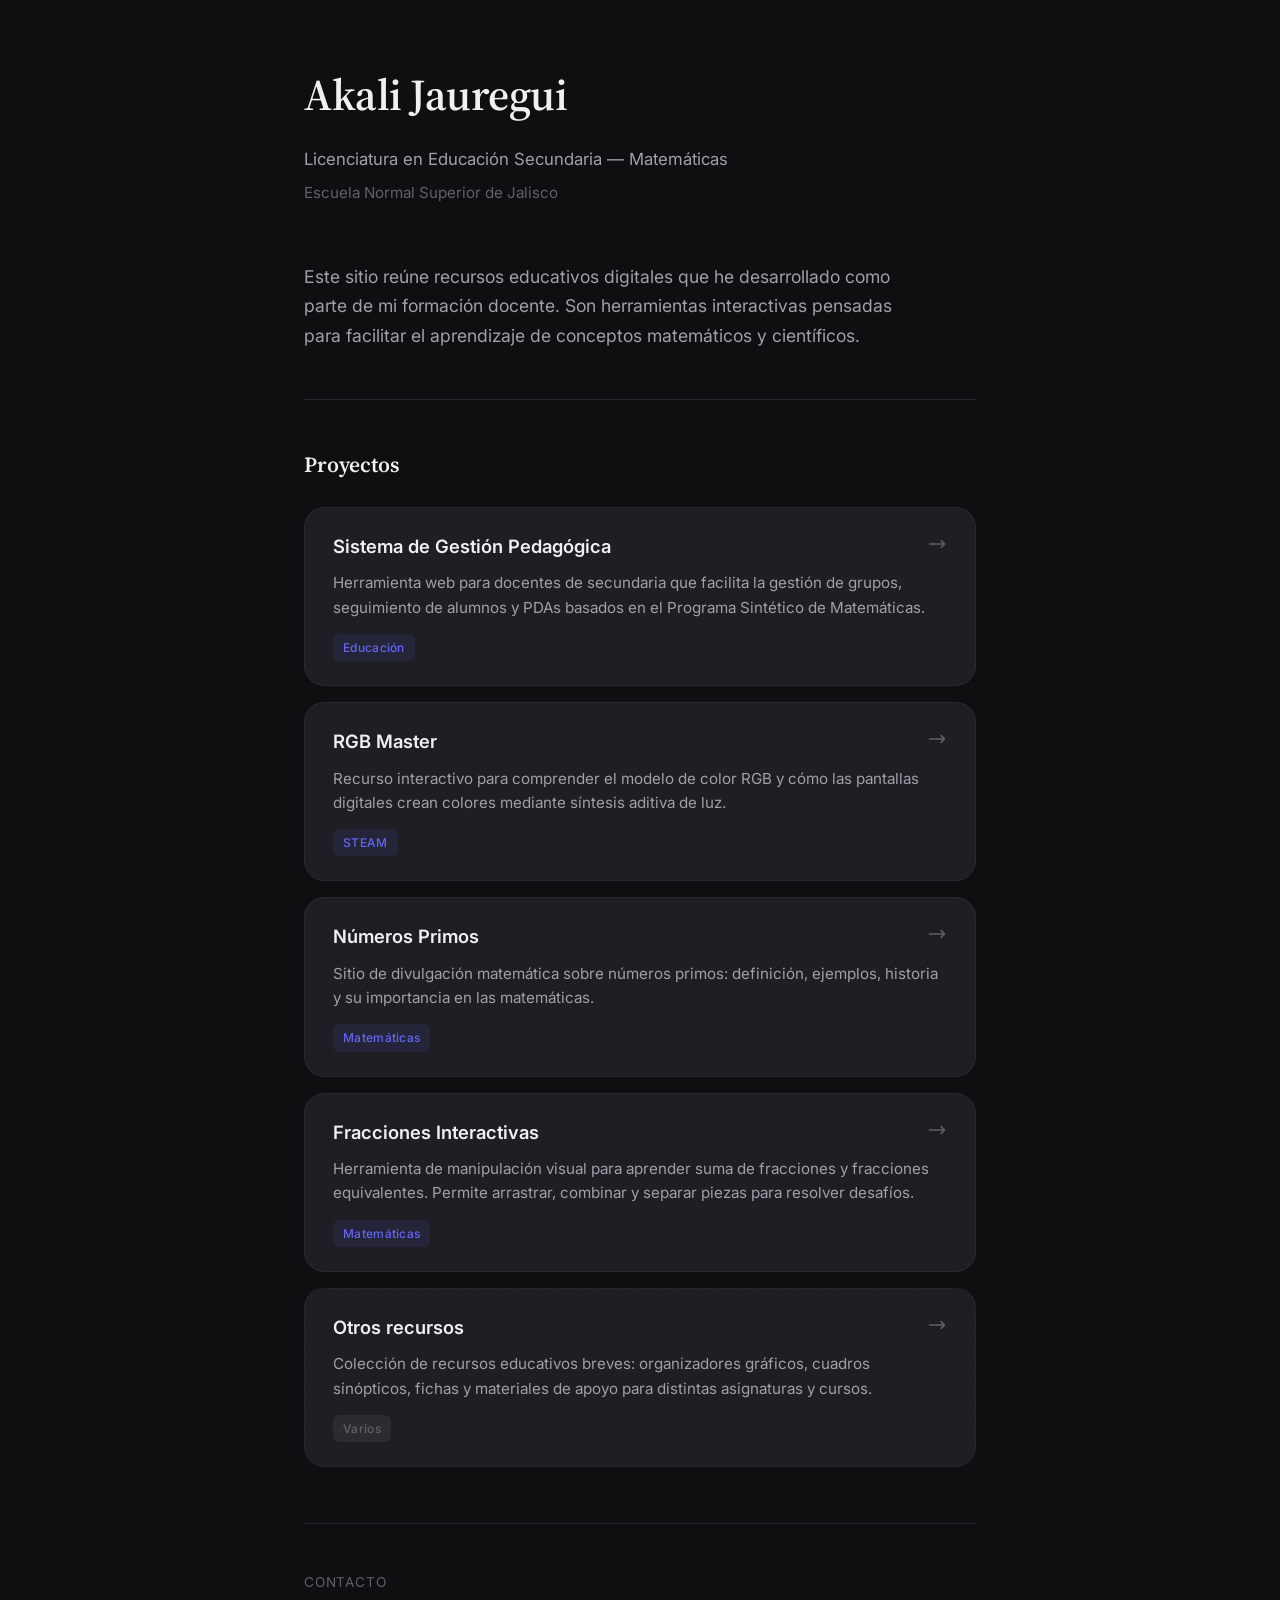
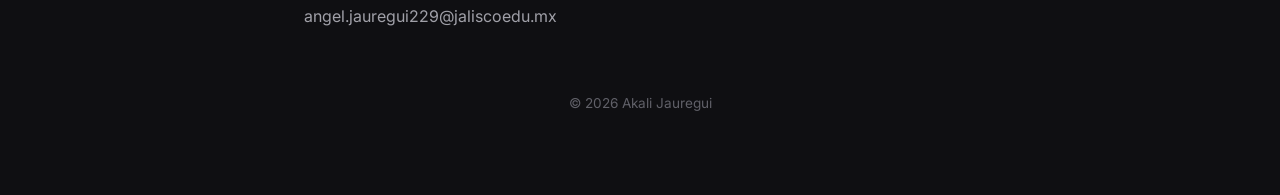
<file: index.html>
<!DOCTYPE html>
<html lang="es">
<head>
    <meta charset="UTF-8">
    <meta name="viewport" content="width=device-width, initial-scale=1.0">
    <meta name="description" content="Portafolio de recursos educativos digitales de Akali Jauregui - Licenciatura en Educación Secundaria, Matemáticas">
    <title>Akali Jauregui - Recursos Educativos</title>
    <link rel="preconnect" href="https://fonts.googleapis.com">
    <link rel="preconnect" href="https://fonts.gstatic.com" crossorigin>
    <link href="https://fonts.googleapis.com/css2?family=Source+Serif+4:opsz,wght@8..60,400;8..60,600&family=Inter:wght@400;500;600&display=swap" rel="stylesheet">
    <style>
        :root {
            --bg-primary: #0f0f12;
            --bg-secondary: #18181c;
            --bg-card: #1e1e24;
            --bg-card-hover: #26262e;
            --border-subtle: #2a2a34;
            --border-hover: #3a3a46;
            
            --text-primary: #f0f0f2;
            --text-secondary: #a0a0a8;
            --text-muted: #606068;
            
            --accent: #6366f1;
            --accent-soft: rgba(99, 102, 241, 0.1);
            
            --radius-sm: 8px;
            --radius-md: 12px;
            --radius-lg: 20px;
            
            --transition: 200ms ease;
        }

        * {
            margin: 0;
            padding: 0;
            box-sizing: border-box;
        }

        body {
            font-family: 'Inter', -apple-system, BlinkMacSystemFont, sans-serif;
            background-color: var(--bg-primary);
            color: var(--text-primary);
            line-height: 1.6;
            min-height: 100vh;
        }

        /* === LAYOUT === */
        .container {
            max-width: 720px;
            margin: 0 auto;
            padding: 60px 24px 80px;
        }

        @media (max-width: 480px) {
            .container {
                padding: 40px 20px 60px;
            }
        }

        /* === HEADER === */
        .header {
            margin-bottom: 56px;
        }

        .header-name {
            font-family: 'Source Serif 4', Georgia, serif;
            font-size: clamp(2rem, 6vw, 2.75rem);
            font-weight: 600;
            letter-spacing: -0.5px;
            margin-bottom: 16px;
            color: var(--text-primary);
        }

        .header-role {
            font-size: 1.05rem;
            color: var(--text-secondary);
            margin-bottom: 8px;
        }

        .header-institution {
            font-size: 0.95rem;
            color: var(--text-muted);
        }

        /* === INTRO === */
        .intro {
            margin-bottom: 48px;
            padding-bottom: 48px;
            border-bottom: 1px solid var(--border-subtle);
        }

        .intro-text {
            font-size: 1.1rem;
            color: var(--text-secondary);
            max-width: 600px;
            line-height: 1.7;
        }

        /* === PROYECTOS === */
        .section-title {
            font-family: 'Source Serif 4', Georgia, serif;
            font-size: 1.35rem;
            font-weight: 600;
            margin-bottom: 24px;
            color: var(--text-primary);
        }

        .projects-grid {
            display: flex;
            flex-direction: column;
            gap: 16px;
        }

        .project-card {
            display: block;
            background: var(--bg-card);
            border: 1px solid var(--border-subtle);
            border-radius: var(--radius-lg);
            padding: 24px 28px;
            text-decoration: none;
            transition: all var(--transition);
            position: relative;
        }

        .project-card:hover {
            background: var(--bg-card-hover);
            border-color: var(--border-hover);
            transform: translateY(-2px);
        }

        .project-card:focus {
            outline: none;
            border-color: var(--accent);
            box-shadow: 0 0 0 3px var(--accent-soft);
        }

        .project-header {
            display: flex;
            align-items: flex-start;
            justify-content: space-between;
            gap: 16px;
            margin-bottom: 10px;
        }

        .project-title {
            font-size: 1.15rem;
            font-weight: 600;
            color: var(--text-primary);
        }

        .project-arrow {
            color: var(--text-muted);
            transition: all var(--transition);
            flex-shrink: 0;
            margin-top: 2px;
        }

        .project-card:hover .project-arrow {
            color: var(--text-secondary);
            transform: translateX(4px);
        }

        .project-description {
            font-size: 0.95rem;
            color: var(--text-secondary);
            line-height: 1.6;
        }

        .project-tag {
            display: inline-block;
            margin-top: 14px;
            padding: 4px 10px;
            background: var(--accent-soft);
            color: var(--accent);
            font-size: 0.75rem;
            font-weight: 500;
            border-radius: 6px;
            letter-spacing: 0.3px;
        }

        /* Tarjeta "Otros" con estilo diferenciado */
        .project-card.card-otros {
            border-style: dashed;
        }

        .project-card.card-otros .project-tag {
            background: rgba(160, 160, 168, 0.1);
            color: var(--text-muted);
        }

        /* === CONTACTO === */
        .contact {
            margin-top: 56px;
            padding-top: 48px;
            border-top: 1px solid var(--border-subtle);
        }

        .contact-label {
            font-size: 0.85rem;
            color: var(--text-muted);
            text-transform: uppercase;
            letter-spacing: 0.8px;
            margin-bottom: 10px;
        }

        .contact-email {
            font-size: 1rem;
            color: var(--text-secondary);
            text-decoration: none;
            transition: color var(--transition);
        }

        .contact-email:hover {
            color: var(--text-primary);
        }

        /* === FOOTER === */
        .footer {
            margin-top: 64px;
            text-align: center;
            color: var(--text-muted);
            font-size: 0.85rem;
        }
    </style>
</head>
<body>
    <main class="container">
        <header class="header">
            <h1 class="header-name">Akali Jauregui</h1>
            <p class="header-role">Licenciatura en Educación Secundaria — Matemáticas</p>
            <p class="header-institution">Escuela Normal Superior de Jalisco</p>
        </header>

        <section class="intro">
            <p class="intro-text">
                Este sitio reúne recursos educativos digitales que he desarrollado como parte de mi formación docente. Son herramientas interactivas pensadas para facilitar el aprendizaje de conceptos matemáticos y científicos.
            </p>
        </section>

        <section class="projects">
            <h2 class="section-title">Proyectos</h2>
            <div class="projects-grid">
                <a href="https://akali045.github.io/gestion-pedagogica/" class="project-card">
                    <div class="project-header">
                        <span class="project-title">Sistema de Gestión Pedagógica</span>
                        <svg class="project-arrow" width="20" height="20" fill="none" stroke="currentColor" viewBox="0 0 24 24">
                            <path stroke-linecap="round" stroke-linejoin="round" stroke-width="2" d="M17 8l4 4m0 0l-4 4m4-4H3"/>
                        </svg>
                    </div>
                    <p class="project-description">
                        Herramienta web para docentes de secundaria que facilita la gestión de grupos, seguimiento de alumnos y PDAs basados en el Programa Sintético de Matemáticas.
                    </p>
                    <span class="project-tag">Educación</span>
                </a>

                <a href="https://akali045.github.io/RGB-Master/" class="project-card">
                    <div class="project-header">
                        <span class="project-title">RGB Master</span>
                        <svg class="project-arrow" width="20" height="20" fill="none" stroke="currentColor" viewBox="0 0 24 24">
                            <path stroke-linecap="round" stroke-linejoin="round" stroke-width="2" d="M17 8l4 4m0 0l-4 4m4-4H3"/>
                        </svg>
                    </div>
                    <p class="project-description">
                        Recurso interactivo para comprender el modelo de color RGB y cómo las pantallas digitales crean colores mediante síntesis aditiva de luz.
                    </p>
                    <span class="project-tag">STEAM</span>
                </a>

                <a href="https://akali045.github.io/Numeros-Primos/" class="project-card">
                    <div class="project-header">
                        <span class="project-title">Números Primos</span>
                        <svg class="project-arrow" width="20" height="20" fill="none" stroke="currentColor" viewBox="0 0 24 24">
                            <path stroke-linecap="round" stroke-linejoin="round" stroke-width="2" d="M17 8l4 4m0 0l-4 4m4-4H3"/>
                        </svg>
                    </div>
                    <p class="project-description">
                        Sitio de divulgación matemática sobre números primos: definición, ejemplos, historia y su importancia en las matemáticas.
                    </p>
                    <span class="project-tag">Matemáticas</span>
                </a>

                <a href="https://akali045.github.io/Fracciones-Interactivas/" class="project-card">
                    <div class="project-header">
                        <span class="project-title">Fracciones Interactivas</span>
                        <svg class="project-arrow" width="20" height="20" fill="none" stroke="currentColor" viewBox="0 0 24 24">
                            <path stroke-linecap="round" stroke-linejoin="round" stroke-width="2" d="M17 8l4 4m0 0l-4 4m4-4H3"/>
                        </svg>
                    </div>
                    <p class="project-description">
                        Herramienta de manipulación visual para aprender suma de fracciones y fracciones equivalentes. Permite arrastrar, combinar y separar piezas para resolver desafíos.
                    </p>
                    <span class="project-tag">Matemáticas</span>
                </a>

                <a href="https://akali045.github.io/otros/" class="project-card card-otros">
                    <div class="project-header">
                        <span class="project-title">Otros recursos</span>
                        <svg class="project-arrow" width="20" height="20" fill="none" stroke="currentColor" viewBox="0 0 24 24">
                            <path stroke-linecap="round" stroke-linejoin="round" stroke-width="2" d="M17 8l4 4m0 0l-4 4m4-4H3"/>
                        </svg>
                    </div>
                    <p class="project-description">
                        Colección de recursos educativos breves: organizadores gráficos, cuadros sinópticos, fichas y materiales de apoyo para distintas asignaturas y cursos.
                    </p>
                    <span class="project-tag">Varios</span>
                </a>
            </div>
        </section>

        <section class="contact">
            <p class="contact-label">Contacto</p>
            <a href="mailto:angel.jauregui229@jaliscoedu.mx" class="contact-email">
                angel.jauregui229@jaliscoedu.mx
            </a>
        </section>

        <footer class="footer">
            <p>© 2026 Akali Jauregui</p>
        </footer>
    </main>
</body>
</html>
</file>
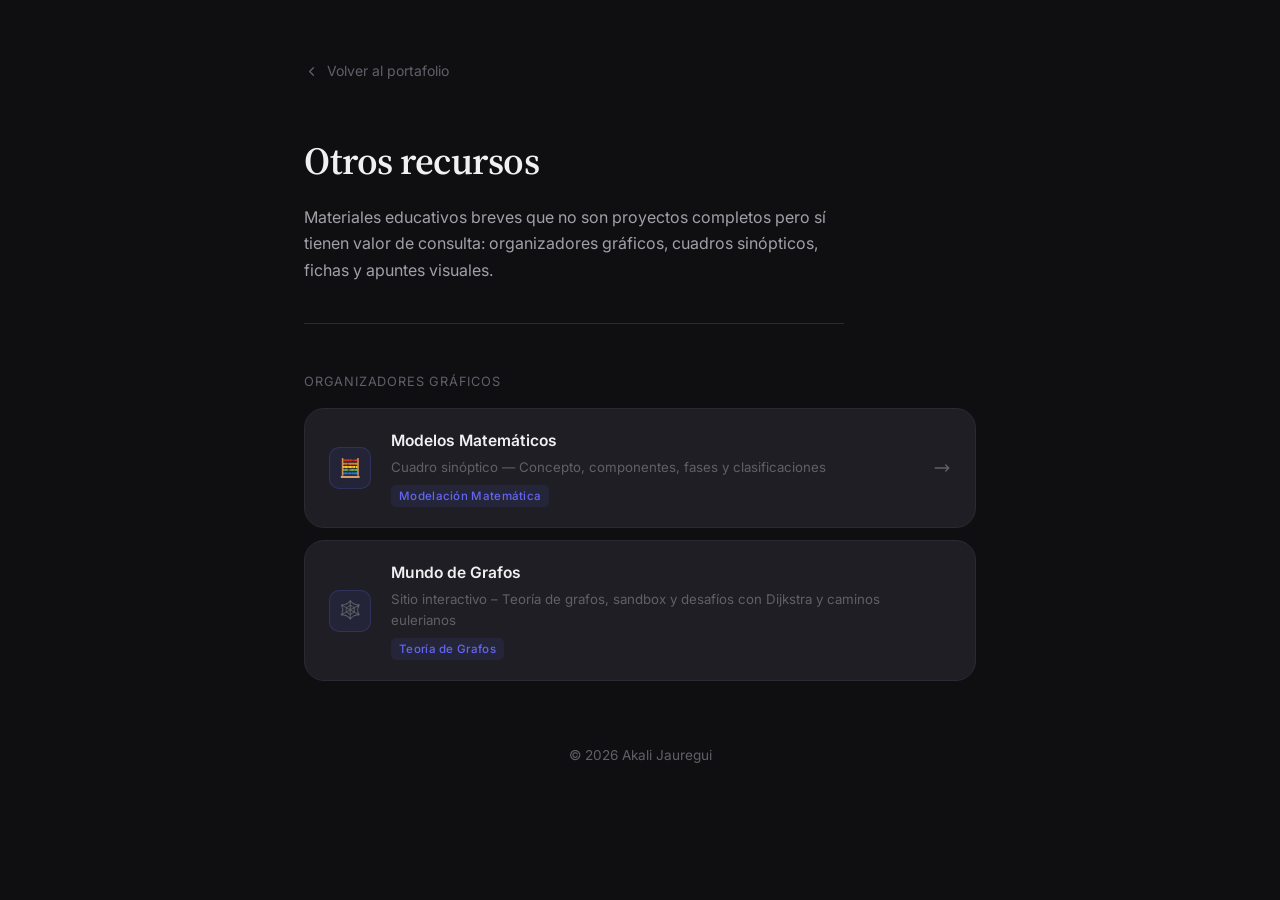
<file: otros/index.html>
<!DOCTYPE html>
<html lang="es">
<head>
    <meta charset="UTF-8">
    <meta name="viewport" content="width=device-width, initial-scale=1.0">
    <meta name="description" content="Otros recursos educativos de Akali Jauregui — organizadores gráficos, fichas y materiales de apoyo.">
    <title>Otros Recursos — Akali Jauregui</title>
    <link rel="preconnect" href="https://fonts.googleapis.com">
    <link rel="preconnect" href="https://fonts.gstatic.com" crossorigin>
    <link href="https://fonts.googleapis.com/css2?family=Source+Serif+4:opsz,wght@8..60,400;8..60,600&family=Inter:wght@400;500;600&display=swap" rel="stylesheet">
    <style>
        :root {
            --bg-primary: #0f0f12;
            --bg-secondary: #18181c;
            --bg-card: #1e1e24;
            --bg-card-hover: #26262e;
            --border-subtle: #2a2a34;
            --border-hover: #3a3a46;

            --text-primary: #f0f0f2;
            --text-secondary: #a0a0a8;
            --text-muted: #606068;

            --accent: #6366f1;
            --accent-soft: rgba(99, 102, 241, 0.1);

            --radius-lg: 20px;
            --transition: 200ms ease;
        }

        * { margin: 0; padding: 0; box-sizing: border-box; }

        body {
            font-family: 'Inter', -apple-system, BlinkMacSystemFont, sans-serif;
            background-color: var(--bg-primary);
            color: var(--text-primary);
            line-height: 1.6;
            min-height: 100vh;
        }

        .container {
            max-width: 720px;
            margin: 0 auto;
            padding: 60px 24px 80px;
        }

        @media (max-width: 480px) {
            .container { padding: 40px 20px 60px; }
        }

        /* === BACK === */
        .back-link {
            display: inline-flex;
            align-items: center;
            gap: 8px;
            font-size: 0.875rem;
            color: var(--text-muted);
            text-decoration: none;
            transition: color var(--transition);
            margin-bottom: 48px;
        }

        .back-link:hover { color: var(--text-secondary); }

        .back-link svg {
            width: 15px;
            height: 15px;
            stroke: currentColor;
            fill: none;
            stroke-width: 2;
            stroke-linecap: round;
            stroke-linejoin: round;
        }

        /* === HEADER === */
        .header { margin-bottom: 48px; }

        .header-title {
            font-family: 'Source Serif 4', Georgia, serif;
            font-size: clamp(1.75rem, 5vw, 2.4rem);
            font-weight: 600;
            letter-spacing: -0.5px;
            margin-bottom: 12px;
            color: var(--text-primary);
        }

        .header-subtitle {
            font-size: 1rem;
            color: var(--text-secondary);
            max-width: 540px;
            line-height: 1.65;
            border-bottom: 1px solid var(--border-subtle);
            padding-bottom: 40px;
        }

        /* === SECCIÓN === */
        .section-label {
            font-size: 0.8rem;
            color: var(--text-muted);
            text-transform: uppercase;
            letter-spacing: 0.8px;
            margin-bottom: 16px;
        }

        .resources-grid {
            display: flex;
            flex-direction: column;
            gap: 12px;
        }

        /* === TARJETA RECURSO === */
        .resource-card {
            display: flex;
            align-items: center;
            gap: 20px;
            background: var(--bg-card);
            border: 1px solid var(--border-subtle);
            border-radius: var(--radius-lg);
            padding: 20px 24px;
            text-decoration: none;
            transition: all var(--transition);
        }

        .resource-card:hover {
            background: var(--bg-card-hover);
            border-color: var(--border-hover);
            transform: translateY(-2px);
        }

        .resource-card:focus {
            outline: none;
            border-color: var(--accent);
            box-shadow: 0 0 0 3px var(--accent-soft);
        }

        .resource-icon {
            width: 42px;
            height: 42px;
            border-radius: 10px;
            background: var(--accent-soft);
            border: 1px solid rgba(99, 102, 241, 0.2);
            display: flex;
            align-items: center;
            justify-content: center;
            flex-shrink: 0;
            font-size: 18px;
        }

        .resource-info { flex: 1; min-width: 0; }

        .resource-title {
            font-size: 0.975rem;
            font-weight: 600;
            color: var(--text-primary);
            margin-bottom: 3px;
        }

        .resource-meta {
            font-size: 0.83rem;
            color: var(--text-muted);
        }

        .resource-tag {
            display: inline-block;
            margin-top: 6px;
            padding: 2px 8px;
            background: var(--accent-soft);
            color: var(--accent);
            font-size: 0.72rem;
            font-weight: 500;
            border-radius: 5px;
            letter-spacing: 0.3px;
        }

        .resource-arrow {
            color: var(--text-muted);
            transition: all var(--transition);
            flex-shrink: 0;
        }

        .resource-card:hover .resource-arrow {
            color: var(--text-secondary);
            transform: translateX(4px);
        }

        /* === FOOTER === */
        .footer {
            margin-top: 64px;
            text-align: center;
            color: var(--text-muted);
            font-size: 0.85rem;
        }
    </style>
</head>
<body>
    <main class="container">

        <a href="https://akali045.github.io/" class="back-link">
            <svg viewBox="0 0 24 24"><polyline points="15 18 9 12 15 6"/></svg>
            Volver al portafolio
        </a>

        <header class="header">
            <h1 class="header-title">Otros recursos</h1>
            <p class="header-subtitle">
                Materiales educativos breves que no son proyectos completos pero sí tienen valor de consulta: organizadores gráficos, cuadros sinópticos, fichas y apuntes visuales.
            </p>
        </header>

        <section>
            <p class="section-label">Organizadores gráficos</p>
            <div class="resources-grid">

                <a href="https://akali045.github.io/otros/cuadro-modelos-matematicos/" class="resource-card">
                    <div class="resource-icon">🧮</div>
                    <div class="resource-info">
                        <div class="resource-title">Modelos Matemáticos</div>
                        <div class="resource-meta">Cuadro sinóptico — Concepto, componentes, fases y clasificaciones</div>
                        <span class="resource-tag">Modelación Matemática</span>
                    </div>
                    <svg class="resource-arrow" width="18" height="18" fill="none" stroke="currentColor" viewBox="0 0 24 24">
                        <path stroke-linecap="round" stroke-linejoin="round" stroke-width="2" d="M17 8l4 4m0 0l-4 4m4-4H3"/>
                    </svg>
                </a>
                <a href="https://akali045.github.io/otros/teoria-grafos/" class="resource-card">
                    <div class="resource-icon">🕸️</div>
                    <div class="resource-info">
                        <div class="resource-title">Mundo de Grafos</div>
                        <div class="resource-meta">Sitio interactivo – Teoría de grafos, sandbox y desafíos con Dijkstra y caminos eulerianos</div>
                        <span class="resource-tag">Teoría de Grafos</span>
                    </div>
                    <svg class="resource-arrow" width="18" height="18" fill="none" stroke="currentColor" viewBox="0 0 24 24">
                        <path stroke-linecap="round" stroke-linejoin="round" stroke-width="2" d="M17 8l4m0 0l-4 4m4-4H3"/>
                    </svg>
                </a>
                
            </div>
        </section>

        <footer class="footer">
            <p>© 2026 Akali Jauregui</p>
        </footer>
    </main>
</body>
</html>
</file>
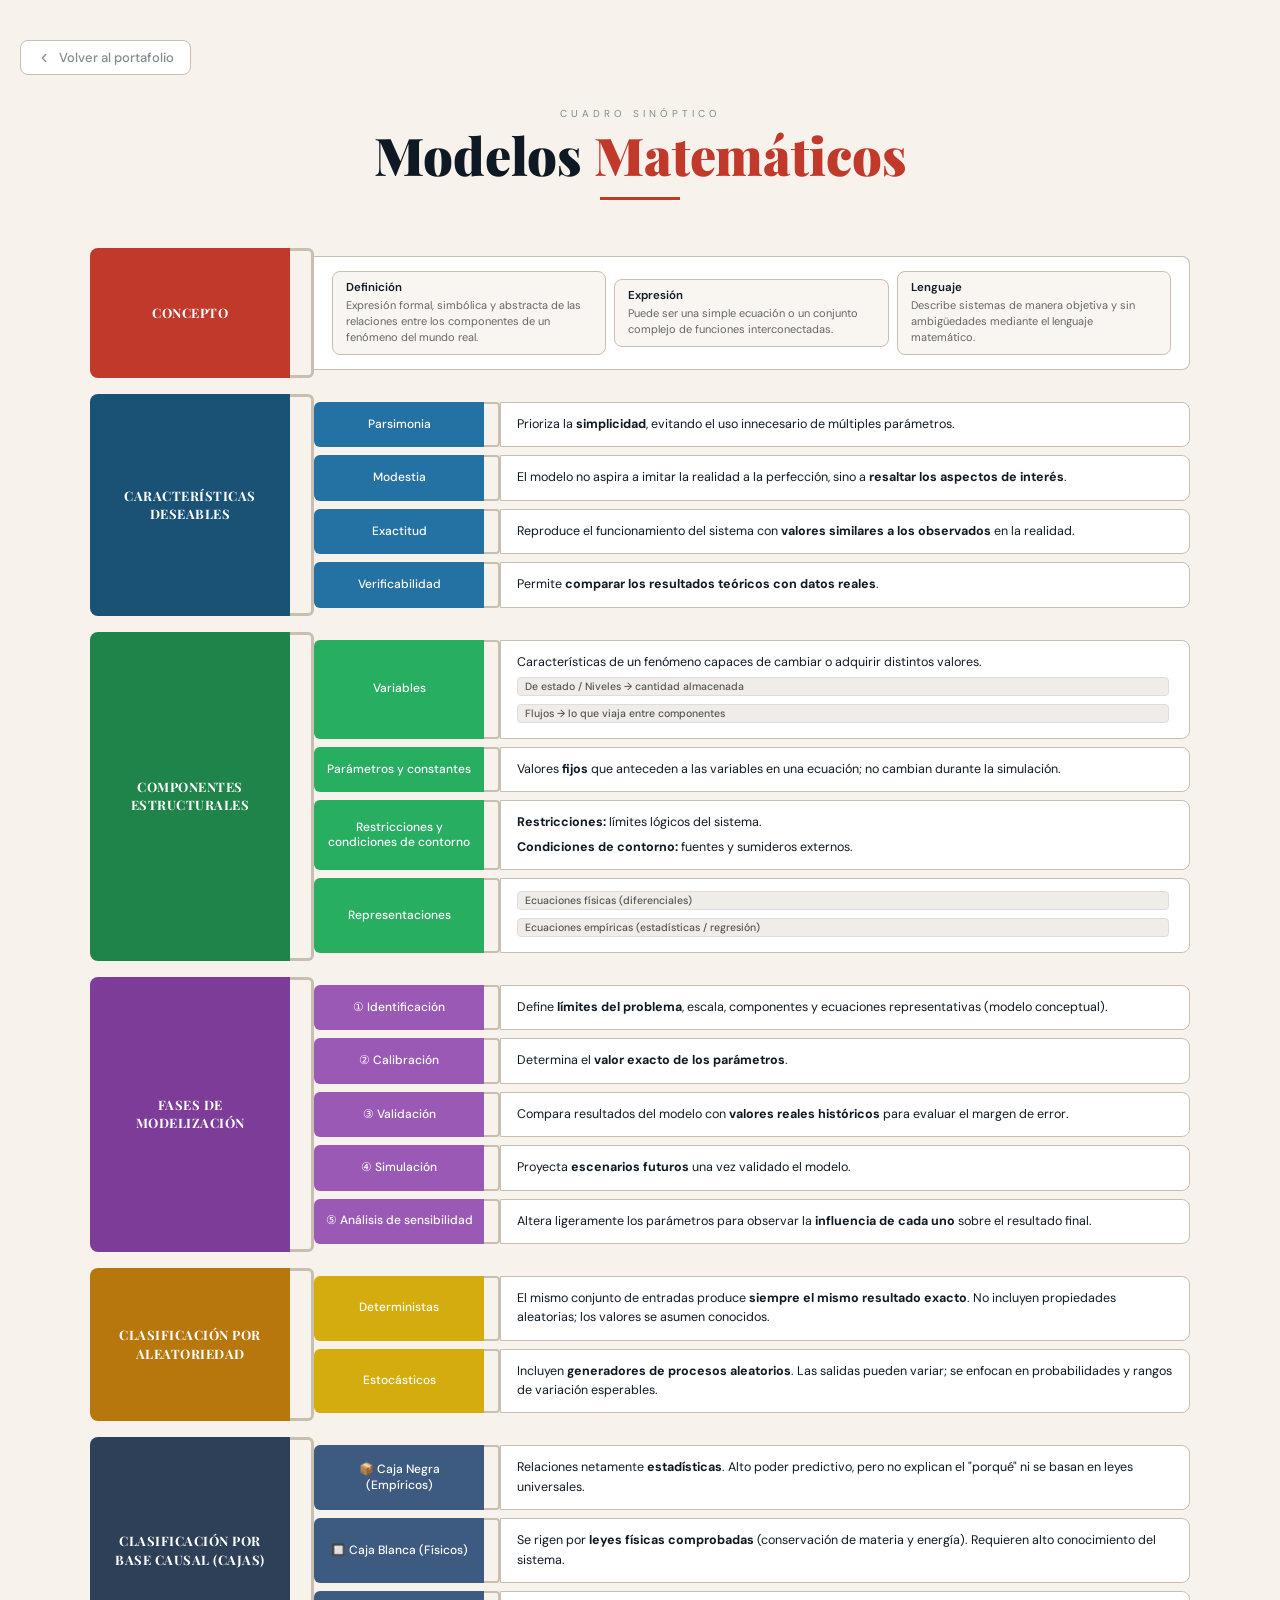
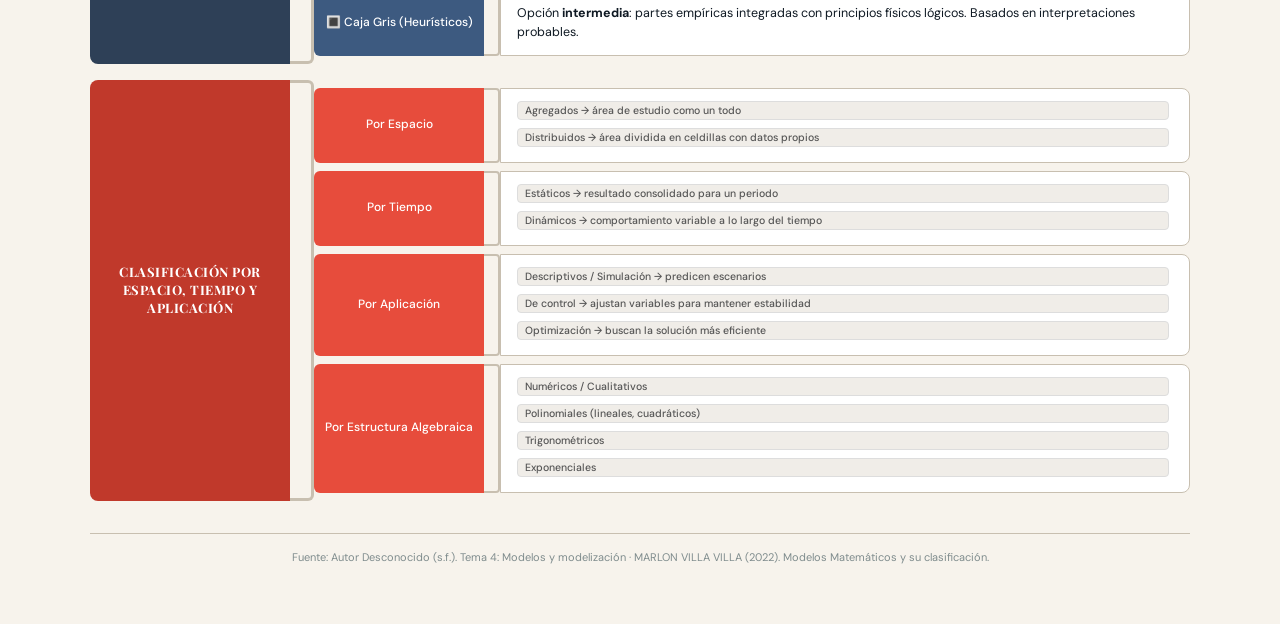
<file: otros/cuadro-modelos-matematicos/index.html>
<!DOCTYPE html>
<html lang="es">
<head>
<meta charset="UTF-8">
<meta name="viewport" content="width=device-width, initial-scale=1.0">
<title>Modelos Matemáticos — Cuadro Sinóptico</title>
<link href="https://fonts.googleapis.com/css2?family=Playfair+Display:wght@700;900&family=DM+Sans:wght@300;400;500&display=swap" rel="stylesheet">
<style>
  :root {
    --ink: #0f1923;
    --paper: #f7f3ec;
    --accent: #c0392b;
    --accent2: #1a5276;
    --accent3: #1e8449;
    --accent4: #7d3c98;
    --accent5: #b7770d;
    --line: #c8bfb0;
    --branch: #7f8c8d;
  }

  * { margin: 0; padding: 0; box-sizing: border-box; }

  body {
    background: var(--paper);
    font-family: 'DM Sans', sans-serif;
    color: var(--ink);
    padding: 40px 20px 60px;
    min-height: 100vh;
  }

  /* HEADER */
  .header {
    text-align: center;
    margin-bottom: 48px;
    animation: fadeDown 0.7s ease both;
  }

  .header-label {
    font-size: 10px;
    letter-spacing: 4px;
    text-transform: uppercase;
    color: var(--branch);
    margin-bottom: 6px;
  }

  .header h1 {
    font-family: 'Playfair Display', serif;
    font-size: clamp(28px, 5vw, 52px);
    font-weight: 900;
    color: var(--ink);
    line-height: 1.1;
  }

  .header h1 span {
    color: var(--accent);
  }

  .header-line {
    width: 80px;
    height: 3px;
    background: var(--accent);
    margin: 14px auto 0;
  }

  /* SINOPTIC WRAPPER */
  .sinoptic {
    max-width: 1100px;
    margin: 0 auto;
    display: flex;
    flex-direction: column;
    gap: 16px;
  }

  /* SECTION BLOCK */
  .section {
    display: flex;
    align-items: stretch;
    gap: 0;
    animation: fadeIn 0.6s ease both;
  }

  .section:nth-child(1) { animation-delay: 0.1s; }
  .section:nth-child(2) { animation-delay: 0.2s; }
  .section:nth-child(3) { animation-delay: 0.3s; }
  .section:nth-child(4) { animation-delay: 0.4s; }
  .section:nth-child(5) { animation-delay: 0.5s; }
  .section:nth-child(6) { animation-delay: 0.6s; }
  .section:nth-child(7) { animation-delay: 0.7s; }

  /* SECTION TITLE */
  .sec-title {
    min-width: 200px;
    max-width: 200px;
    display: flex;
    align-items: center;
    justify-content: center;
    padding: 18px 16px;
    border-radius: 8px 0 0 8px;
    position: relative;
    text-align: center;
  }

  .sec-title h2 {
    font-family: 'Playfair Display', serif;
    font-size: 13px;
    font-weight: 700;
    color: #fff;
    line-height: 1.4;
    text-transform: uppercase;
    letter-spacing: 0.5px;
  }

  /* COLOR THEMES */
  .c1 .sec-title { background: var(--accent); }
  .c2 .sec-title { background: var(--accent2); }
  .c3 .sec-title { background: var(--accent3); }
  .c4 .sec-title { background: var(--accent4); }
  .c5 .sec-title { background: var(--accent5); }
  .c6 .sec-title { background: #2e4057; }
  .c7 .sec-title { background: #c0392b; }

  /* BRACKET connector */
  .bracket {
    width: 24px;
    display: flex;
    flex-direction: column;
    justify-content: stretch;
    flex-shrink: 0;
  }

  .bracket-line {
    flex: 1;
    border-right: 3px solid var(--line);
    border-top: 3px solid var(--line);
    border-bottom: 3px solid var(--line);
    border-radius: 0 6px 6px 0;
  }

  /* ITEMS AREA */
  .items {
    flex: 1;
    display: flex;
    flex-direction: column;
    gap: 8px;
    padding: 8px 0;
  }

  .item {
    display: flex;
    align-items: stretch;
    gap: 0;
  }

  /* ITEM LABEL */
  .item-label {
    min-width: 170px;
    max-width: 170px;
    display: flex;
    align-items: center;
    justify-content: center;
    padding: 12px 10px;
    font-size: 12px;
    font-weight: 500;
    color: #fff;
    text-align: center;
    line-height: 1.3;
    border-radius: 6px 0 0 6px;
  }

  .c1 .item-label { background: #e74c3c; }
  .c2 .item-label { background: #2471a3; }
  .c3 .item-label { background: #27ae60; }
  .c4 .item-label { background: #9b59b6; }
  .c5 .item-label { background: #d4ac0d; }
  .c6 .item-label { background: #3d5a80; }
  .c7 .item-label { background: #e74c3c; }

  /* Sub-bracket */
  .sub-bracket {
    width: 16px;
    flex-shrink: 0;
  }

  .sub-bracket-line {
    height: 100%;
    border-right: 2px solid var(--line);
    border-top: 2px solid var(--line);
    border-bottom: 2px solid var(--line);
    border-radius: 0 4px 4px 0;
  }

  /* CONTENT BOX */
  .content-box {
    flex: 1;
    background: #fff;
    border: 1.5px solid var(--line);
    border-radius: 0 8px 8px 0;
    padding: 12px 16px;
    display: flex;
    flex-direction: column;
    gap: 5px;
    justify-content: center;
  }

  .content-box p {
    font-size: 12.5px;
    color: var(--ink);
    line-height: 1.55;
  }

  .content-box .tag {
    display: inline-block;
    font-size: 10.5px;
    font-weight: 500;
    background: #f0ede8;
    border-radius: 4px;
    padding: 2px 7px;
    margin-right: 4px;
    margin-bottom: 3px;
    color: #555;
    border: 1px solid #ddd;
  }

  .content-box .definition {
    font-size: 12px;
    color: #5a5a5a;
    font-style: italic;
    border-left: 3px solid var(--line);
    padding-left: 10px;
    margin-top: 4px;
  }

  /* Simpler single-level sections */
  .simple-content {
    flex: 1;
    background: #fff;
    border: 1.5px solid var(--line);
    border-left: none;
    border-radius: 0 8px 8px 0;
    padding: 14px 18px;
    display: flex;
    flex-wrap: wrap;
    gap: 8px;
    align-items: center;
  }

  .chip {
    display: inline-flex;
    flex-direction: column;
    background: #f9f6f1;
    border: 1.5px solid var(--line);
    border-radius: 8px;
    padding: 8px 13px;
    min-width: 130px;
    flex: 1;
  }

  .chip-title {
    font-size: 11.5px;
    font-weight: 600;
    color: var(--ink);
    margin-bottom: 3px;
  }

  .chip-desc {
    font-size: 11px;
    color: #666;
    line-height: 1.45;
  }

  /* BACK BUTTON */
  .back-btn {
    display: inline-flex;
    align-items: center;
    gap: 8px;
    font-family: 'DM Sans', sans-serif;
    font-size: 13px;
    font-weight: 500;
    color: var(--branch);
    text-decoration: none;
    border: 1.5px solid var(--line);
    border-radius: 8px;
    padding: 8px 16px;
    background: #fff;
    transition: all 0.2s ease;
    margin-bottom: 32px;
  }

  .back-btn:hover {
    color: var(--accent);
    border-color: var(--accent);
    background: #fff5f4;
  }

  .back-btn svg {
    width: 14px;
    height: 14px;
    stroke: currentColor;
    fill: none;
    stroke-width: 2;
    stroke-linecap: round;
    stroke-linejoin: round;
    flex-shrink: 0;
  }

  /* FOOTER */
  .footer {
    max-width: 1100px;
    margin: 32px auto 0;
    text-align: center;
    font-size: 11px;
    color: var(--branch);
    border-top: 1px solid var(--line);
    padding-top: 16px;
  }

  /* ANIMATIONS */
  @keyframes fadeDown {
    from { opacity: 0; transform: translateY(-20px); }
    to { opacity: 1; transform: translateY(0); }
  }

  @keyframes fadeIn {
    from { opacity: 0; transform: translateX(-12px); }
    to { opacity: 1; transform: translateX(0); }
  }

  /* RESPONSIVE */
  @media (max-width: 700px) {
    .sec-title { min-width: 120px; max-width: 120px; }
    .item-label { min-width: 110px; max-width: 110px; }
    .sec-title h2 { font-size: 11px; }
    .item-label { font-size: 11px; }
  }
</style>
</head>
<body>

<a href="https://akali045.github.io/" class="back-btn">
  <svg viewBox="0 0 24 24"><polyline points="15 18 9 12 15 6"/></svg>
  Volver al portafolio
</a>

<div class="header">
  <div class="header-label">Cuadro Sinóptico</div>
  <h1>Modelos <span>Matemáticos</span></h1>
  <div class="header-line"></div>
</div>

<div class="sinoptic">

  <!-- 1. CONCEPTO -->
  <div class="section c1">
    <div class="sec-title"><h2>Concepto</h2></div>
    <div class="bracket"><div class="bracket-line"></div></div>
    <div class="items">
      <div class="item">
        <div class="simple-content">
          <div class="chip">
            <span class="chip-title">Definición</span>
            <span class="chip-desc">Expresión formal, simbólica y abstracta de las relaciones entre los componentes de un fenómeno del mundo real.</span>
          </div>
          <div class="chip">
            <span class="chip-title">Expresión</span>
            <span class="chip-desc">Puede ser una simple ecuación o un conjunto complejo de funciones interconectadas.</span>
          </div>
          <div class="chip">
            <span class="chip-title">Lenguaje</span>
            <span class="chip-desc">Describe sistemas de manera objetiva y sin ambigüedades mediante el lenguaje matemático.</span>
          </div>
        </div>
      </div>
    </div>
  </div>

  <!-- 2. CARACTERÍSTICAS -->
  <div class="section c2">
    <div class="sec-title"><h2>Características Deseables</h2></div>
    <div class="bracket"><div class="bracket-line"></div></div>
    <div class="items">
      <div class="item">
        <div class="item-label">Parsimonia</div>
        <div class="sub-bracket"><div class="sub-bracket-line"></div></div>
        <div class="content-box"><p>Prioriza la <strong>simplicidad</strong>, evitando el uso innecesario de múltiples parámetros.</p></div>
      </div>
      <div class="item">
        <div class="item-label">Modestia</div>
        <div class="sub-bracket"><div class="sub-bracket-line"></div></div>
        <div class="content-box"><p>El modelo no aspira a imitar la realidad a la perfección, sino a <strong>resaltar los aspectos de interés</strong>.</p></div>
      </div>
      <div class="item">
        <div class="item-label">Exactitud</div>
        <div class="sub-bracket"><div class="sub-bracket-line"></div></div>
        <div class="content-box"><p>Reproduce el funcionamiento del sistema con <strong>valores similares a los observados</strong> en la realidad.</p></div>
      </div>
      <div class="item">
        <div class="item-label">Verificabilidad</div>
        <div class="sub-bracket"><div class="sub-bracket-line"></div></div>
        <div class="content-box"><p>Permite <strong>comparar los resultados teóricos con datos reales</strong>.</p></div>
      </div>
    </div>
  </div>

  <!-- 3. COMPONENTES -->
  <div class="section c3">
    <div class="sec-title"><h2>Componentes Estructurales</h2></div>
    <div class="bracket"><div class="bracket-line"></div></div>
    <div class="items">
      <div class="item">
        <div class="item-label">Variables</div>
        <div class="sub-bracket"><div class="sub-bracket-line"></div></div>
        <div class="content-box">
          <p>Características de un fenómeno capaces de cambiar o adquirir distintos valores.</p>
          <span class="tag">De estado / Niveles → cantidad almacenada</span>
          <span class="tag">Flujos → lo que viaja entre componentes</span>
        </div>
      </div>
      <div class="item">
        <div class="item-label">Parámetros y constantes</div>
        <div class="sub-bracket"><div class="sub-bracket-line"></div></div>
        <div class="content-box"><p>Valores <strong>fijos</strong> que anteceden a las variables en una ecuación; no cambian durante la simulación.</p></div>
      </div>
      <div class="item">
        <div class="item-label">Restricciones y condiciones de contorno</div>
        <div class="sub-bracket"><div class="sub-bracket-line"></div></div>
        <div class="content-box">
          <p><strong>Restricciones:</strong> límites lógicos del sistema.</p>
          <p><strong>Condiciones de contorno:</strong> fuentes y sumideros externos.</p>
        </div>
      </div>
      <div class="item">
        <div class="item-label">Representaciones</div>
        <div class="sub-bracket"><div class="sub-bracket-line"></div></div>
        <div class="content-box">
          <span class="tag">Ecuaciones físicas (diferenciales)</span>
          <span class="tag">Ecuaciones empíricas (estadísticas / regresión)</span>
        </div>
      </div>
    </div>
  </div>

  <!-- 4. FASES -->
  <div class="section c4">
    <div class="sec-title"><h2>Fases de Modelización</h2></div>
    <div class="bracket"><div class="bracket-line"></div></div>
    <div class="items">
      <div class="item">
        <div class="item-label">① Identificación</div>
        <div class="sub-bracket"><div class="sub-bracket-line"></div></div>
        <div class="content-box"><p>Define <strong>límites del problema</strong>, escala, componentes y ecuaciones representativas (modelo conceptual).</p></div>
      </div>
      <div class="item">
        <div class="item-label">② Calibración</div>
        <div class="sub-bracket"><div class="sub-bracket-line"></div></div>
        <div class="content-box"><p>Determina el <strong>valor exacto de los parámetros</strong>.</p></div>
      </div>
      <div class="item">
        <div class="item-label">③ Validación</div>
        <div class="sub-bracket"><div class="sub-bracket-line"></div></div>
        <div class="content-box"><p>Compara resultados del modelo con <strong>valores reales históricos</strong> para evaluar el margen de error.</p></div>
      </div>
      <div class="item">
        <div class="item-label">④ Simulación</div>
        <div class="sub-bracket"><div class="sub-bracket-line"></div></div>
        <div class="content-box"><p>Proyecta <strong>escenarios futuros</strong> una vez validado el modelo.</p></div>
      </div>
      <div class="item">
        <div class="item-label">⑤ Análisis de sensibilidad</div>
        <div class="sub-bracket"><div class="sub-bracket-line"></div></div>
        <div class="content-box"><p>Altera ligeramente los parámetros para observar la <strong>influencia de cada uno</strong> sobre el resultado final.</p></div>
      </div>
    </div>
  </div>

  <!-- 5. CLASIFICACIÓN ALEATORIEDAD -->
  <div class="section c5">
    <div class="sec-title"><h2>Clasificación por Aleatoriedad</h2></div>
    <div class="bracket"><div class="bracket-line"></div></div>
    <div class="items">
      <div class="item">
        <div class="item-label">Deterministas</div>
        <div class="sub-bracket"><div class="sub-bracket-line"></div></div>
        <div class="content-box"><p>El mismo conjunto de entradas produce <strong>siempre el mismo resultado exacto</strong>. No incluyen propiedades aleatorias; los valores se asumen conocidos.</p></div>
      </div>
      <div class="item">
        <div class="item-label">Estocásticos</div>
        <div class="sub-bracket"><div class="sub-bracket-line"></div></div>
        <div class="content-box"><p>Incluyen <strong>generadores de procesos aleatorios</strong>. Las salidas pueden variar; se enfocan en probabilidades y rangos de variación esperables.</p></div>
      </div>
    </div>
  </div>

  <!-- 6. CLASIFICACIÓN CAUSAL -->
  <div class="section c6">
    <div class="sec-title"><h2>Clasificación por Base Causal (Cajas)</h2></div>
    <div class="bracket"><div class="bracket-line"></div></div>
    <div class="items">
      <div class="item">
        <div class="item-label">📦 Caja Negra (Empíricos)</div>
        <div class="sub-bracket"><div class="sub-bracket-line"></div></div>
        <div class="content-box"><p>Relaciones netamente <strong>estadísticas</strong>. Alto poder predictivo, pero no explican el "porqué" ni se basan en leyes universales.</p></div>
      </div>
      <div class="item">
        <div class="item-label">🔲 Caja Blanca (Físicos)</div>
        <div class="sub-bracket"><div class="sub-bracket-line"></div></div>
        <div class="content-box"><p>Se rigen por <strong>leyes físicas comprobadas</strong> (conservación de materia y energía). Requieren alto conocimiento del sistema.</p></div>
      </div>
      <div class="item">
        <div class="item-label">🔳 Caja Gris (Heurísticos)</div>
        <div class="sub-bracket"><div class="sub-bracket-line"></div></div>
        <div class="content-box"><p>Opción <strong>intermedia</strong>: partes empíricas integradas con principios físicos lógicos. Basados en interpretaciones probables.</p></div>
      </div>
    </div>
  </div>

  <!-- 7. CLASIFICACIÓN ESPACIO-TIEMPO Y APLICACIÓN -->
  <div class="section c7">
    <div class="sec-title"><h2>Clasificación por Espacio, Tiempo y Aplicación</h2></div>
    <div class="bracket"><div class="bracket-line"></div></div>
    <div class="items">
      <div class="item">
        <div class="item-label">Por Espacio</div>
        <div class="sub-bracket"><div class="sub-bracket-line"></div></div>
        <div class="content-box">
          <span class="tag">Agregados → área de estudio como un todo</span>
          <span class="tag">Distribuidos → área dividida en celdillas con datos propios</span>
        </div>
      </div>
      <div class="item">
        <div class="item-label">Por Tiempo</div>
        <div class="sub-bracket"><div class="sub-bracket-line"></div></div>
        <div class="content-box">
          <span class="tag">Estáticos → resultado consolidado para un periodo</span>
          <span class="tag">Dinámicos → comportamiento variable a lo largo del tiempo</span>
        </div>
      </div>
      <div class="item">
        <div class="item-label">Por Aplicación</div>
        <div class="sub-bracket"><div class="sub-bracket-line"></div></div>
        <div class="content-box">
          <span class="tag">Descriptivos / Simulación → predicen escenarios</span>
          <span class="tag">De control → ajustan variables para mantener estabilidad</span>
          <span class="tag">Optimización → buscan la solución más eficiente</span>
        </div>
      </div>
      <div class="item">
        <div class="item-label">Por Estructura Algebraica</div>
        <div class="sub-bracket"><div class="sub-bracket-line"></div></div>
        <div class="content-box">
          <span class="tag">Numéricos / Cualitativos</span>
          <span class="tag">Polinomiales (lineales, cuadráticos)</span>
          <span class="tag">Trigonométricos</span>
          <span class="tag">Exponenciales</span>
        </div>
      </div>
    </div>
  </div>

</div>

<div class="footer">
  Fuente: Autor Desconocido (s.f.). Tema 4: Modelos y modelización · MARLON VILLA VILLA (2022). Modelos Matemáticos y su clasificación.
</div>

</body>
</html>
</file>
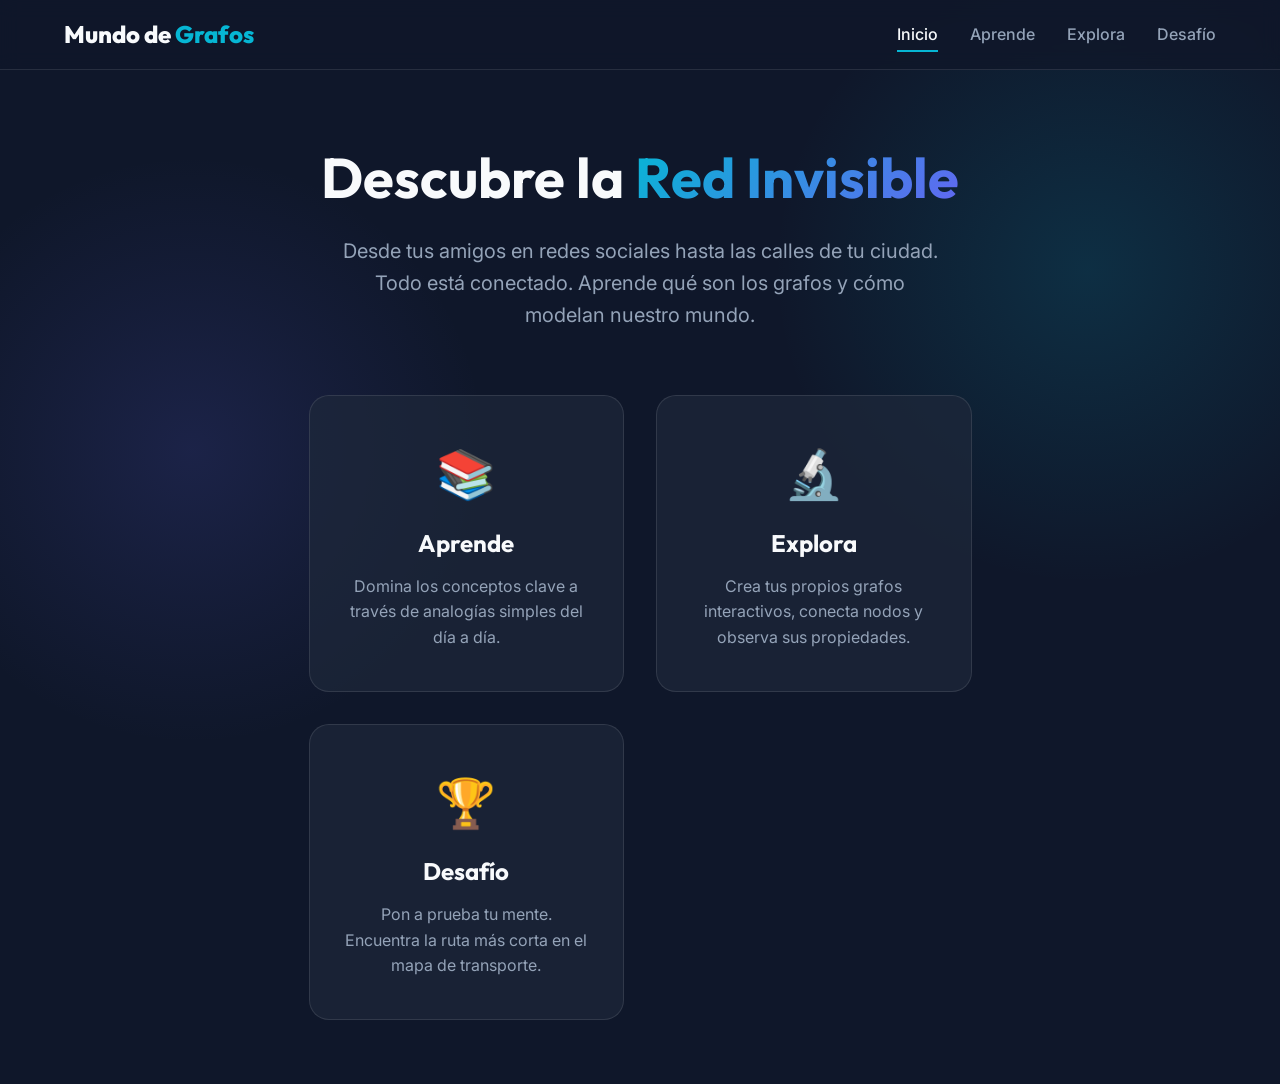
<file: otros/teoria-grafos/index.html>
<!DOCTYPE html>
<html lang="es">
<head>
    <meta charset="UTF-8">
    <meta name="viewport" content="width=device-width, initial-scale=1.0">
    <title>Mundo de Grafos | Aprende, Explora, Desafía</title>
    <!-- Fuentes: Inter para texto general, Outfit para títulos -->
    <link rel="preconnect" href="https://fonts.googleapis.com">
    <link rel="preconnect" href="https://fonts.gstatic.com" crossorigin>
    <link href="https://fonts.googleapis.com/css2?family=Inter:wght@400;500;600&family=Outfit:wght@500;700;800&display=swap" rel="stylesheet">
    
    <!-- Estilos -->
    <link rel="stylesheet" href="css/base.css">
    <link rel="stylesheet" href="css/components.css">
    <link rel="stylesheet" href="css/animations.css">
</head>
<body>
    <div class="app-container">
        <!-- Navegación principal -->
        <nav class="glass-nav">
            <div class="logo">Mundo de <span>Grafos</span></div>
            <ul class="nav-links">
                <li><a href="#inicio" class="active" data-section="inicio">Inicio</a></li>
                <li><a href="#aprende" data-section="aprende">Aprende</a></li>
                <li><a href="#explora" data-section="explora">Explora</a></li>
                <li><a href="#desafio" data-section="desafio">Desafío</a></li>
            </ul>
        </nav>

        <main id="main-content">
            <!-- Sección: Inicio / Hero -->
            <section id="inicio" class="section-view active">
                <div class="hero-content">
                    <h1>Descubre la <span class="text-gradient">Red Invisible</span></h1>
                    <p class="subtitle">Desde tus amigos en redes sociales hasta las calles de tu ciudad. Todo está conectado. Aprende qué son los grafos y cómo modelan nuestro mundo.</p>
                    
                    <div class="cards-container">
                        <div class="hero-card" onclick="document.querySelector('[data-section=\'aprende\']').click()">
                            <div class="card-icon">📚</div>
                            <h3>Aprende</h3>
                            <p>Domina los conceptos clave a través de analogías simples del día a día.</p>
                        </div>
                        <div class="hero-card" onclick="document.querySelector('[data-section=\'explora\']').click()">
                            <div class="card-icon">🔬</div>
                            <h3>Explora</h3>
                            <p>Crea tus propios grafos interactivos, conecta nodos y observa sus propiedades.</p>
                        </div>
                        <div class="hero-card" onclick="document.querySelector('[data-section=\'desafio\']').click()">
                            <div class="card-icon">🏆</div>
                            <h3>Desafío</h3>
                            <p>Pon a prueba tu mente. Encuentra la ruta más corta en el mapa de transporte.</p>
                        </div>
                    </div>
                </div>
            </section>

            <!-- Sección: Aprende -->
            <section id="aprende" class="section-view hidden">
                <div class="content-wrapper">
                    <h2>Los Bloques de Construcción</h2>
                    <p class="intro-text">La teoría de grafos suena complicada, pero en realidad es la forma matemática de dibujar conexiones.</p>
                    
                    <div class="concept-grid">
                        <div class="concept-card">
                            <h3>1. Vértices y Aristas (Las Ciudades y Carreteras)</h3>
                            <p>En la teoría de grafos, las "ciudades" se llaman formalmente <strong>Vértices</strong> (o nodos), y las "carreteras" que las conectan se llaman <strong>Aristas</strong>. Un grafo es simplemente un conjunto de vértices unidos por aristas.</p>
                            <div class="visual-svg-container">
                                <svg viewBox="0 0 400 150" width="100%" height="100%">
                                    <line x1="100" y1="75" x2="300" y2="75" stroke="rgba(148, 163, 184, 0.5)" stroke-width="4"/>
                                    <circle cx="100" cy="75" r="15" fill="#1e293b" stroke="#6366f1" stroke-width="2"/>
                                    <circle cx="300" cy="75" r="15" fill="#1e293b" stroke="#6366f1" stroke-width="2"/>
                                    <text x="100" y="115" fill="#f8fafc" font-size="14" text-anchor="middle" font-weight="bold">Vértice A</text>
                                    <text x="300" y="115" fill="#f8fafc" font-size="14" text-anchor="middle" font-weight="bold">Vértice B</text>
                                    <text x="200" y="60" fill="#10b981" font-size="14" text-anchor="middle" font-weight="bold">Arista</text>
                                </svg>
                            </div>
                        </div>
                        
                        <div class="concept-card">
                            <h3>2. El Grado (Tu Círculo de Amigos)</h3>
                            <p>Si un grafo representa una red social, el <strong>Grado</strong> de un vértice es simplemente el número de conexiones que tiene (cuántos amigos directos tiene). Matemáticamente, es el número de aristas que inciden en él.</p>
                            <div class="visual-svg-container">
                                <svg viewBox="0 0 400 150" width="100%" height="100%">
                                    <line x1="200" y1="75" x2="100" y2="30" stroke="rgba(148, 163, 184, 0.5)" stroke-width="3"/>
                                    <line x1="200" y1="75" x2="100" y2="120" stroke="rgba(148, 163, 184, 0.5)" stroke-width="3"/>
                                    <line x1="200" y1="75" x2="300" y2="30" stroke="rgba(148, 163, 184, 0.5)" stroke-width="3"/>
                                    <line x1="200" y1="75" x2="300" y2="120" stroke="rgba(148, 163, 184, 0.5)" stroke-width="3"/>
                                    <circle cx="100" cy="30" r="12" fill="#1e293b" stroke="#6366f1" stroke-width="2"/>
                                    <circle cx="100" cy="120" r="12" fill="#1e293b" stroke="#6366f1" stroke-width="2"/>
                                    <circle cx="300" cy="30" r="12" fill="#1e293b" stroke="#6366f1" stroke-width="2"/>
                                    <circle cx="300" cy="120" r="12" fill="#1e293b" stroke="#6366f1" stroke-width="2"/>
                                    <circle cx="200" cy="75" r="20" fill="#1e293b" stroke="#06b6d4" stroke-width="4"/>
                                    <text x="200" y="80" fill="#f8fafc" font-size="16" text-anchor="middle" font-weight="bold">4</text>
                                    <text x="200" y="125" fill="#06b6d4" font-size="12" text-anchor="middle" font-weight="bold">Grado = 4</text>
                                </svg>
                            </div>
                        </div>

                        <div class="concept-card">
                            <h3>3. Grafos Dirigidos vs No Dirigidos</h3>
                            <p>Un <strong>Grafo No Dirigido</strong> tiene aristas que son como calles de doble sentido (la conexión es mutua). Un <strong>Grafo Dirigido</strong> tiene aristas con dirección (flechas), como calles de un solo sentido o seguir a alguien en Instagram.</p>
                            <div class="visual-svg-container">
                                <svg viewBox="0 0 400 150" width="100%" height="100%">
                                    <defs>
                                        <marker id="arrowhead" markerWidth="10" markerHeight="7" refX="9" refY="3.5" orient="auto">
                                            <polygon points="0 0, 10 3.5, 0 7" fill="#06b6d4" />
                                        </marker>
                                    </defs>
                                    <!-- No Dirigido -->
                                    <line x1="60" y1="75" x2="160" y2="75" stroke="#10b981" stroke-width="4"/>
                                    <circle cx="60" cy="75" r="12" fill="#1e293b" stroke="#10b981" stroke-width="2"/>
                                    <circle cx="160" cy="75" r="12" fill="#1e293b" stroke="#10b981" stroke-width="2"/>
                                    <text x="110" y="110" fill="#10b981" font-size="12" text-anchor="middle" font-weight="bold">No Dirigido</text>

                                    <!-- Dirigido -->
                                    <line x1="240" y1="75" x2="330" y2="75" stroke="#06b6d4" stroke-width="4" marker-end="url(#arrowhead)"/>
                                    <circle cx="240" cy="75" r="12" fill="#1e293b" stroke="#06b6d4" stroke-width="2"/>
                                    <circle cx="340" cy="75" r="12" fill="#1e293b" stroke="#06b6d4" stroke-width="2"/>
                                    <text x="290" y="110" fill="#06b6d4" font-size="12" text-anchor="middle" font-weight="bold">Dirigido</text>
                                </svg>
                            </div>
                        </div>

                        <div class="concept-card">
                            <h3>4. Grafos Ponderados (Tiempo y Costo)</h3>
                            <p>En un <strong>Grafo Ponderado</strong>, cada arista tiene un "peso" o valor asociado. Este peso suele representar la distancia física, el tiempo de viaje o el costo monetario para ir de un vértice a otro.</p>
                            <div class="visual-svg-container">
                                <svg viewBox="0 0 400 150" width="100%" height="100%">
                                    <line x1="100" y1="75" x2="300" y2="75" stroke="#f59e0b" stroke-width="5"/>
                                    <circle cx="100" cy="75" r="15" fill="#1e293b" stroke="#f59e0b" stroke-width="2"/>
                                    <circle cx="300" cy="75" r="15" fill="#1e293b" stroke="#f59e0b" stroke-width="2"/>
                                    <rect x="175" y="60" width="50" height="30" fill="#1e293b" stroke="#f59e0b" stroke-width="2" rx="5"/>
                                    <text x="200" y="80" fill="#f8fafc" font-size="14" text-anchor="middle" font-weight="bold">15 min</text>
                                    <text x="200" y="115" fill="#f59e0b" font-size="12" text-anchor="middle" font-weight="bold">Arista con Peso</text>
                                </svg>
                            </div>
                        </div>

                        <div class="concept-card">
                            <h3>5. Caminos y Ciclos (Rutas y Bucles)</h3>
                            <p>Un <strong>Camino</strong> es una secuencia de vértices conectados que puedes recorrer sin repetir aristas. Si un camino te lleva de vuelta exactamente al vértice donde empezaste, has completado un <strong>Ciclo</strong>.</p>
                            <div class="visual-svg-container">
                                <svg viewBox="0 0 400 150" width="100%" height="100%">
                                    <!-- Camino a la izquierda -->
                                    <line x1="50" y1="75" x2="100" y2="75" stroke="#06b6d4" stroke-width="4"/>
                                    <line x1="100" y1="75" x2="130" y2="40" stroke="#06b6d4" stroke-width="4"/>
                                    <line x1="130" y1="40" x2="180" y2="75" stroke="#06b6d4" stroke-width="4"/>
                                    <circle cx="50" cy="75" r="12" fill="#1e293b" stroke="#06b6d4" stroke-width="2"/>
                                    <circle cx="100" cy="75" r="12" fill="#1e293b" stroke="#06b6d4" stroke-width="2"/>
                                    <circle cx="130" cy="40" r="12" fill="#1e293b" stroke="#06b6d4" stroke-width="2"/>
                                    <circle cx="180" cy="75" r="12" fill="#1e293b" stroke="#06b6d4" stroke-width="2"/>
                                    <text x="115" y="110" fill="#06b6d4" font-size="12" text-anchor="middle" font-weight="bold">Camino</text>

                                    <!-- Ciclo a la derecha -->
                                    <line x1="250" y1="40" x2="350" y2="40" stroke="#10b981" stroke-width="4"/>
                                    <line x1="350" y1="40" x2="300" y2="100" stroke="#10b981" stroke-width="4"/>
                                    <line x1="300" y1="100" x2="250" y2="40" stroke="#10b981" stroke-width="4"/>
                                    <circle cx="250" cy="40" r="12" fill="#1e293b" stroke="#10b981" stroke-width="2"/>
                                    <circle cx="350" cy="40" r="12" fill="#1e293b" stroke="#10b981" stroke-width="2"/>
                                    <circle cx="300" cy="100" r="12" fill="#1e293b" stroke="#10b981" stroke-width="2"/>
                                    <text x="300" y="130" fill="#10b981" font-size="12" text-anchor="middle" font-weight="bold">Ciclo</text>
                                </svg>
                            </div>
                        </div>

                        <div class="concept-card">
                            <h3>6. Componentes Conexas y Árboles</h3>
                            <p>Si puedes viajar a todos los vértices, el grafo es <strong>Conexo</strong>. Si hay partes aisladas ("islas"), se llaman <strong>Componentes Conexas</strong>. Un <strong>Árbol</strong> es un grafo conexo que no tiene ningún ciclo (¡sin rutas redundantes!).</p>
                            <div class="visual-svg-container">
                                <svg viewBox="0 0 400 150" width="100%" height="100%">
                                    <!-- Componente 1 (Árbol) -->
                                    <line x1="50" y1="50" x2="100" y2="90" stroke="rgba(148, 163, 184, 0.5)" stroke-width="3"/>
                                    <line x1="100" y1="90" x2="150" y2="50" stroke="rgba(148, 163, 184, 0.5)" stroke-width="3"/>
                                    <line x1="100" y1="90" x2="100" y2="130" stroke="rgba(148, 163, 184, 0.5)" stroke-width="3"/>
                                    <circle cx="50" cy="50" r="10" fill="#1e293b" stroke="#6366f1" stroke-width="3"/>
                                    <circle cx="100" cy="90" r="10" fill="#1e293b" stroke="#6366f1" stroke-width="3"/>
                                    <circle cx="150" cy="50" r="10" fill="#1e293b" stroke="#6366f1" stroke-width="3"/>
                                    <circle cx="100" cy="130" r="10" fill="#1e293b" stroke="#6366f1" stroke-width="3"/>
                                    <text x="100" y="25" fill="#6366f1" font-size="12" text-anchor="middle" font-weight="bold">Componente 1 (Árbol)</text>

                                    <!-- Componente 2 (Isla / Desconectado) -->
                                    <line x1="280" y1="60" x2="330" y2="60" stroke="rgba(148, 163, 184, 0.5)" stroke-width="3"/>
                                    <line x1="330" y1="60" x2="305" y2="100" stroke="rgba(148, 163, 184, 0.5)" stroke-width="3"/>
                                    <line x1="305" y1="100" x2="280" y2="60" stroke="rgba(148, 163, 184, 0.5)" stroke-width="3"/>
                                    <circle cx="280" cy="60" r="10" fill="#1e293b" stroke="#f59e0b" stroke-width="3"/>
                                    <circle cx="330" cy="60" r="10" fill="#1e293b" stroke="#f59e0b" stroke-width="3"/>
                                    <circle cx="305" cy="100" r="10" fill="#1e293b" stroke="#f59e0b" stroke-width="3"/>
                                    <text x="305" y="25" fill="#f59e0b" font-size="12" text-anchor="middle" font-weight="bold">Componente 2 (Isla)</text>
                                </svg>
                            </div>
                        </div>
                    </div>
                    
                    <div class="action-footer">
                        <button class="btn-primary" onclick="document.querySelector('[data-section=\'explora\']').click()">¡Hora de crear! Ve a Explorar</button>
                    </div>
                </div>
            </section>

            <!-- Sección: Explora (Sandbox) -->
            <section id="explora" class="section-view hidden">
                <div class="sandbox-container">
                    <div class="sandbox-sidebar glass-panel">
                        <h3>Herramientas</h3>
                        <p class="instruction">Haz clic en el lienzo vacío para crear nodos.<br><br><strong>Elige una herramienta:</strong></p>
                        <div class="edit-tools" style="display: flex; gap: 10px; margin-bottom: 1.5rem;">
                            <label style="cursor: pointer; display: flex; align-items: center; gap: 5px;">
                                <input type="radio" name="sandbox-tool" value="move" checked> Mover
                            </label>
                            <label style="cursor: pointer; display: flex; align-items: center; gap: 5px;">
                                <input type="radio" name="sandbox-tool" value="edge"> Conectar
                            </label>
                            <label style="cursor: pointer; display: flex; align-items: center; gap: 5px;">
                                <input type="radio" name="sandbox-tool" value="delete"> Borrar
                            </label>
                        </div>
                        
                        <div class="mode-selector">
                            <h4>Modos de Visualización</h4>
                            <button class="mode-btn active" data-mode="normal">Vista Normal</button>
                            <button class="mode-btn" data-mode="grado">Ver Grados</button>
                            <button class="mode-btn" data-mode="camino">Camino más corto</button>
                            <button class="mode-btn" data-mode="conectividad">Conectividad</button>
                            <button class="mode-btn" data-mode="ciclos">Detección de Árbol/Ciclo</button>
                        </div>

                        <div class="action-buttons">
                            <button id="btn-clear" class="btn-secondary">Borrar Todo</button>
                        </div>

                        <div class="stats-panel">
                            <h4>Estadísticas</h4>
                            <ul>
                                <li>Nodos: <span id="stat-nodes">0</span></li>
                                <li>Aristas: <span id="stat-edges">0</span></li>
                                <li>¿Es conexo?: <span id="stat-connected">-</span></li>
                                <li>Estructura: <span id="stat-tree">-</span></li>
                            </ul>
                        </div>
                    </div>
                    <div class="sandbox-canvas-wrapper">
                        <canvas id="graphCanvas"></canvas>
                        <div id="sandbox-overlay-msg" class="overlay-msg hidden"></div>
                    </div>
                </div>
            </section>

            <section id="desafio" class="section-view hidden">
                <!-- MENÚ DESAFÍO -->
                <div id="desafio-menu" class="challenge-menu active">
                    <div class="content-wrapper text-center">
                        <h2>Elige tu Desafío</h2>
                        <p class="subtitle">Pon a prueba tu lógica con estos dos minijuegos de teoría de grafos.</p>
                        
                        <div class="cards-container" style="margin-top: 2rem;">
                            <!-- Tarjeta Viajero Óptimo -->
                            <div class="hero-card challenge-card" data-game="viajero">
                                <div class="card-icon">🗺️</div>
                                <h3>El Viajero Óptimo</h3>
                                <p>Encuentra la ruta más corta entre dos puntos, evitando caminos largos.</p>
                                <button class="btn-primary" style="margin-top: 1rem; width: 100%;">Jugar</button>
                            </div>
                            
                            <!-- Tarjeta Un Solo Trazo -->
                            <div class="hero-card challenge-card" data-game="euler">
                                <div class="card-icon">✏️</div>
                                <h3>Un Solo Trazo</h3>
                                <p>Recorre todas las aristas sin levantar el lápiz. El clásico problema de Königsberg.</p>
                                <button class="btn-primary" style="margin-top: 1rem; width: 100%;">Jugar</button>
                            </div>
                        </div>
                    </div>
                </div>

                <!-- JUEGO 1: EL VIAJERO ÓPTIMO -->
                <div id="viajero-container" class="challenge-container hidden">
                    <div class="challenge-header">
                        <div style="display: flex; align-items: center; gap: 1rem;">
                            <button class="btn-secondary btn-back-menu">← Volver</button>
                            <h2>El Viajero Óptimo</h2>
                        </div>
                        <div class="challenge-stats">
                            <div class="stat-pill">Ronda: <span id="round-counter">1 / 3</span></div>
                            <div class="stat-pill">Puntos: <span id="total-score">0</span></div>
                        </div>
                    </div>
                    
                    <div class="challenge-layout">
                        <div class="challenge-map-wrapper">
                            <canvas id="challengeCanvas"></canvas>
                            <div id="challenge-screen" class="glass-overlay">
                                <h3>¡Preparado!</h3>
                                <p>Encuentra la ruta más corta (suma de tiempos) entre el nodo <span class="origin-badge">Origen</span> y el <span class="dest-badge">Destino</span>.</p>
                                <!-- Selector de Dificultad añadido -->
                                <div class="difficulty-selector" style="margin: 1rem 0;">
                                    <label>Dificultad:</label>
                                    <select id="dijkstra-difficulty" style="padding: 0.5rem; border-radius: 5px; background: var(--panel-bg); color: var(--text-light); border: 1px solid var(--border-color);">
                                        <option value="facil">Fácil</option>
                                        <option value="medio">Medio</option>
                                        <option value="dificil">Difícil</option>
                                    </select>
                                </div>
                                <button id="btn-start-challenge" class="btn-primary">Empezar Ronda</button>
                            </div>
                        </div>
                        <div class="challenge-sidebar glass-panel">
                            <h3>Tu Ruta</h3>
                            <p class="instruction">Haz clic en los nodos adyacentes para armar tu ruta.</p>
                            <ul id="user-route-list" class="route-list">
                                <!-- Llenado por JS -->
                            </ul>
                            <div class="route-total">Tiempo acumulado: <span id="user-total-weight">0</span> min</div>
                            
                            <div class="challenge-actions">
                                <button id="btn-undo-move" class="btn-secondary" disabled>Deshacer</button>
                                <button id="btn-submit-route" class="btn-primary" disabled>Confirmar Ruta</button>
                            </div>
                        </div>
                    </div>
                </div>

                <!-- JUEGO 2: UN SOLO TRAZO -->
                <div id="euler-container" class="challenge-container hidden">
                    <div class="challenge-header">
                        <div style="display: flex; align-items: center; gap: 1rem;">
                            <button class="btn-secondary btn-back-menu">← Volver</button>
                            <h2>Un Solo Trazo</h2>
                        </div>
                        <div class="challenge-stats">
                            <div class="stat-pill">Aristas: <span id="euler-edges-counter">0 / 0</span></div>
                            <div class="stat-pill">Intentos: <span id="euler-fails">0</span></div>
                        </div>
                    </div>
                    
                    <!-- Contexto Histórico -->
                    <div class="context-banner" style="background: rgba(15, 23, 42, 0.7); padding: 1rem; border-radius: 10px; border-left: 4px solid var(--secondary); margin-bottom: 1rem; font-size: 0.9rem;">
                        <strong>Los Puentes de Königsberg:</strong> En 1736, Euler demostró matemáticamente cuándo es posible recorrer todas las partes de una ciudad sin pasar dos veces por el mismo puente. ¡Intenta resolver estos grafos sin repetir aristas!
                    </div>
                    
                    <div class="challenge-layout">
                        <div class="challenge-map-wrapper">
                            <canvas id="eulerCanvas"></canvas>
                            <div id="euler-screen" class="glass-overlay">
                                <h3>¿Puedes recorrerlo?</h3>
                                <p>Recorre todas las aristas sin levantar el lápiz.</p>
                                <div class="difficulty-selector" style="margin: 1rem 0;">
                                    <label>Dificultad:</label>
                                    <select id="euler-difficulty" style="padding: 0.5rem; border-radius: 5px; background: var(--panel-bg); color: var(--text-light); border: 1px solid var(--border-color);">
                                        <option value="facil">Fácil (Circuito)</option>
                                        <option value="medio">Medio (Camino revelado)</option>
                                        <option value="dificil">Difícil (Camino oculto)</option>
                                    </select>
                                </div>
                                <button id="btn-start-euler" class="btn-primary">Generar Puzzle</button>
                            </div>
                            
                            <!-- Overlay para "Sin Salida" / "Éxito" (controlado desde JS) -->
                            <div id="euler-result-screen" class="glass-overlay hidden">
                                <!-- Contenido dinámico -->
                            </div>
                        </div>
                        
                        <div class="challenge-sidebar glass-panel">
                            <h3>Tu Recorrido</h3>
                            <p class="instruction">Haz clic en un nodo para comenzar (o sigue el resaltado) y luego en nodos adyacentes.</p>
                            
                            <div class="challenge-actions" style="margin-top: 2rem;">
                                <button id="btn-euler-hint" class="btn-secondary" style="border-color: var(--warning); color: var(--warning);">💡 Pista</button>
                                <button id="btn-euler-undo" class="btn-secondary" disabled>Deshacer paso</button>
                                <button id="btn-euler-restart" class="btn-secondary">Reintentar (Mismo)</button>
                                <button id="btn-euler-new" class="btn-primary" style="margin-top: 1rem;">Nuevo Puzzle</button>
                            </div>
                        </div>
                    </div>
                </div>
            </section>
        </main>
    </div>

    <!-- Scripts -->
    <script src="js/grafo.js"></script>
    <script src="js/render.js"></script>
    <script src="js/modos.js"></script>
    <script src="js/dijkstra.js"></script>
    <script src="js/desafio.js"></script>
    <script src="js/euler.js"></script>
    <script src="js/main.js"></script>
</body>
</html>
</file>
<file: otros/teoria-grafos/css/base.css>
:root {
    /* Paleta de colores - Dark Glassmorphism */
    --bg-dark: #0f172a;
    --bg-panel: rgba(30, 41, 59, 0.7);
    --bg-panel-hover: rgba(30, 41, 59, 0.9);
    --border-glass: rgba(255, 255, 255, 0.1);
    
    --text-main: #f8fafc;
    --text-muted: #94a3b8;
    
    --primary: #6366f1; /* Indigo */
    --primary-hover: #4f46e5;
    --secondary: #06b6d4; /* Cyan */
    --accent: #10b981; /* Emerald */
    --danger: #ef4444; /* Red */
    --warning: #f59e0b; /* Amber */
    
    --font-sans: 'Inter', system-ui, sans-serif;
    --font-heading: 'Outfit', system-ui, sans-serif;
    
    --radius-md: 12px;
    --radius-lg: 20px;
    --radius-pill: 9999px;
    
    --shadow-glass: 0 8px 32px 0 rgba(0, 0, 0, 0.37);
    --shadow-glow: 0 0 15px rgba(99, 102, 241, 0.5);
}

* {
    margin: 0;
    padding: 0;
    box-sizing: border-box;
}

body {
    font-family: var(--font-sans);
    background-color: var(--bg-dark);
    color: var(--text-main);
    line-height: 1.6;
    overflow-x: hidden;
    /* Fondo con un sutil gradiente */
    background-image: 
        radial-gradient(circle at 15% 50%, rgba(99, 102, 241, 0.15), transparent 25%),
        radial-gradient(circle at 85% 30%, rgba(6, 182, 212, 0.15), transparent 25%);
    background-attachment: fixed;
}

h1, h2, h3, h4 {
    font-family: var(--font-heading);
    font-weight: 700;
    line-height: 1.2;
}

a {
    color: var(--secondary);
    text-decoration: none;
    transition: color 0.3s ease;
}

a:hover {
    color: var(--text-main);
}

.text-gradient {
    background: linear-gradient(135deg, var(--secondary), var(--primary));
    -webkit-background-clip: text;
    -webkit-text-fill-color: transparent;
    background-clip: text;
}

/* Estructura Principal */
.app-container {
    display: flex;
    flex-direction: column;
    min-height: 100vh;
}

#main-content {
    flex: 1;
    display: flex;
    flex-direction: column;
    padding-top: 80px; /* Espacio para el nav */
}

.section-view {
    display: none;
    flex: 1;
    animation: fadeIn 0.4s ease-out forwards;
}

.section-view.active {
    display: flex;
    flex-direction: column;
}

.hidden {
    display: none !important;
}

/* Elementos comunes (Glassmorphism) */
.glass-panel {
    background: var(--bg-panel);
    backdrop-filter: blur(12px);
    -webkit-backdrop-filter: blur(12px);
    border: 1px solid var(--border-glass);
    border-radius: var(--radius-lg);
    box-shadow: var(--shadow-glass);
}
</file>
<file: otros/teoria-grafos/css/components.css>
/* Navbar */
.glass-nav {
    position: fixed;
    top: 0;
    left: 0;
    width: 100%;
    height: 70px;
    display: flex;
    justify-content: space-between;
    align-items: center;
    padding: 0 5%;
    z-index: 1000;
    background: rgba(15, 23, 42, 0.8);
    backdrop-filter: blur(10px);
    border-bottom: 1px solid var(--border-glass);
}

.logo {
    font-family: var(--font-heading);
    font-size: 1.5rem;
    font-weight: 800;
}

.logo span {
    color: var(--secondary);
}

.nav-links {
    list-style: none;
    display: flex;
    gap: 2rem;
}

.nav-links a {
    color: var(--text-muted);
    font-weight: 500;
    padding: 0.5rem 0;
    position: relative;
}

.nav-links a:hover, .nav-links a.active {
    color: var(--text-main);
}

.nav-links a::after {
    content: '';
    position: absolute;
    bottom: 0;
    left: 0;
    width: 0%;
    height: 2px;
    background: var(--secondary);
    transition: width 0.3s ease;
}

.nav-links a:hover::after, .nav-links a.active::after {
    width: 100%;
}

/* Botones */
button {
    font-family: var(--font-sans);
    font-weight: 600;
    cursor: pointer;
    border: none;
    border-radius: var(--radius-md);
    padding: 0.75rem 1.5rem;
    transition: all 0.3s ease;
}

button:disabled {
    opacity: 0.5;
    cursor: not-allowed;
}

.btn-primary {
    background: var(--primary);
    color: white;
    box-shadow: var(--shadow-glow);
}

.btn-primary:hover:not(:disabled) {
    background: var(--primary-hover);
    transform: translateY(-2px);
}

.btn-secondary {
    background: transparent;
    color: var(--text-main);
    border: 1px solid var(--border-glass);
}

.btn-secondary:hover:not(:disabled) {
    background: rgba(255, 255, 255, 0.1);
}

.mode-btn {
    display: block;
    width: 100%;
    margin-bottom: 0.5rem;
    background: rgba(255, 255, 255, 0.05);
    color: var(--text-muted);
    text-align: left;
    border: 1px solid transparent;
}

.mode-btn:hover {
    background: rgba(255, 255, 255, 0.1);
}

.mode-btn.active {
    background: rgba(6, 182, 212, 0.15);
    color: var(--secondary);
    border-color: var(--secondary);
}

/* Hero Section */
.hero-content {
    max-width: 1200px;
    margin: 0 auto;
    padding: 4rem 2rem;
    text-align: center;
}

.hero-content h1 {
    font-size: 3.5rem;
    margin-bottom: 1.5rem;
}

.subtitle {
    font-size: 1.25rem;
    color: var(--text-muted);
    max-width: 600px;
    margin: 0 auto 4rem auto;
}

.cards-container {
    display: grid;
    grid-template-columns: repeat(auto-fit, minmax(300px, 1fr));
    gap: 2rem;
}

.hero-card {
    background: var(--bg-panel);
    border: 1px solid var(--border-glass);
    border-radius: var(--radius-lg);
    padding: 2.5rem 2rem;
    cursor: pointer;
    transition: all 0.3s ease;
    display: flex;
    flex-direction: column;
    align-items: center;
}

.hero-card:hover {
    transform: translateY(-5px);
    background: var(--bg-panel-hover);
    border-color: var(--primary);
    box-shadow: var(--shadow-glow);
}

.card-icon {
    font-size: 3rem;
    margin-bottom: 1rem;
}

.hero-card h3 {
    font-size: 1.5rem;
    margin-bottom: 1rem;
}

.hero-card p {
    color: var(--text-muted);
}

/* Aprende Section */
.content-wrapper {
    max-width: 1000px;
    margin: 0 auto;
    padding: 3rem 2rem;
}

.content-wrapper h2 {
    font-size: 2.5rem;
    margin-bottom: 1rem;
    text-align: center;
}

.intro-text {
    text-align: center;
    color: var(--text-muted);
    font-size: 1.2rem;
    margin-bottom: 3rem;
}

.concept-grid {
    display: flex;
    flex-direction: column;
    gap: 3rem;
}

.concept-card {
    background: var(--bg-panel);
    border-radius: var(--radius-lg);
    border: 1px solid var(--border-glass);
    padding: 2rem;
}

.concept-card h3 {
    color: var(--secondary);
    margin-bottom: 1rem;
}

.visual-svg-container {
    margin-top: 1.5rem;
    height: 150px;
    background: rgba(15, 23, 42, 0.4);
    border-radius: var(--radius-md);
    border: 1px solid rgba(255, 255, 255, 0.05);
    display: flex;
    align-items: center;
    justify-content: center;
    overflow: hidden;
}

.action-footer {
    margin-top: 4rem;
    text-align: center;
}

/* Explora Section (Sandbox) */
.sandbox-container {
    display: flex;
    height: calc(100vh - 70px);
    overflow: hidden;
}

.sandbox-sidebar {
    width: 300px;
    padding: 1.5rem;
    display: flex;
    flex-direction: column;
    border-radius: 0;
    border-top: none;
    border-bottom: none;
    border-left: none;
}

.sandbox-sidebar h3 {
    margin-bottom: 0.5rem;
}

.instruction {
    font-size: 0.9rem;
    color: var(--text-muted);
    margin-bottom: 1.5rem;
}

.mode-selector h4, .stats-panel h4 {
    font-size: 1rem;
    color: var(--text-muted);
    margin-bottom: 1rem;
    text-transform: uppercase;
    letter-spacing: 1px;
}

.action-buttons {
    margin: 1.5rem 0;
}

.stats-panel ul {
    list-style: none;
}

.stats-panel li {
    padding: 0.5rem 0;
    border-bottom: 1px solid rgba(255, 255, 255, 0.05);
    display: flex;
    justify-content: space-between;
}

.sandbox-canvas-wrapper {
    flex: 1;
    position: relative;
    background-color: rgba(15, 23, 42, 0.5);
    /* Patrón de puntos para el canvas */
    background-image: radial-gradient(rgba(255, 255, 255, 0.1) 1px, transparent 1px);
    background-size: 20px 20px;
}

canvas {
    display: block;
    width: 100%;
    height: 100%;
    cursor: crosshair;
}

.overlay-msg {
    position: absolute;
    top: 20px;
    left: 50%;
    transform: translateX(-50%);
    background: rgba(0, 0, 0, 0.7);
    color: white;
    padding: 0.5rem 1.5rem;
    border-radius: var(--radius-pill);
    pointer-events: none;
}

/* Desafío Section */
.challenge-container {
    display: flex;
    flex-direction: column;
    height: calc(100vh - 70px);
}

.challenge-header {
    padding: 1rem 2rem;
    display: flex;
    justify-content: space-between;
    align-items: center;
    background: rgba(0,0,0,0.2);
    border-bottom: 1px solid var(--border-glass);
}

.challenge-stats {
    display: flex;
    gap: 1rem;
}

.stat-pill {
    background: var(--bg-panel);
    padding: 0.5rem 1rem;
    border-radius: var(--radius-pill);
    border: 1px solid var(--border-glass);
    font-weight: 600;
}

.challenge-layout {
    display: flex;
    flex: 1;
    overflow: hidden;
}

.challenge-map-wrapper {
    flex: 1;
    position: relative;
    background: #1e293b;
}

.glass-overlay {
    position: absolute;
    top: 50%;
    left: 50%;
    transform: translate(-50%, -50%);
    background: rgba(15, 23, 42, 0.85);
    padding: 3rem;
    border-radius: var(--radius-lg);
    text-align: center;
    border: 1px solid var(--border-glass);
    z-index: 10;
}

.glass-overlay h3 {
    font-size: 2rem;
    margin-bottom: 1rem;
    color: var(--warning);
}

.glass-overlay p {
    margin-bottom: 2rem;
    font-size: 1.1rem;
}

.origin-badge {
    color: var(--accent);
    font-weight: bold;
}

.dest-badge {
    color: var(--danger);
    font-weight: bold;
}

.challenge-sidebar {
    width: 320px;
    padding: 1.5rem;
    display: flex;
    flex-direction: column;
    border-radius: 0;
    border-top: none;
    border-bottom: none;
    border-right: none;
}

.route-list {
    flex: 1;
    list-style: none;
    overflow-y: auto;
    margin-bottom: 1rem;
    padding-right: 0.5rem;
}

.route-list li {
    background: rgba(255, 255, 255, 0.05);
    padding: 0.75rem;
    border-radius: var(--radius-md);
    margin-bottom: 0.5rem;
    display: flex;
    justify-content: space-between;
    align-items: center;
}

.route-total {
    font-size: 1.2rem;
    font-weight: 700;
    text-align: center;
    margin-bottom: 1.5rem;
    padding-top: 1rem;
    border-top: 1px solid var(--border-glass);
}

.challenge-actions {
    display: flex;
    gap: 0.5rem;
}

.challenge-actions button {
    flex: 1;
    padding: 0.75rem 0.5rem;
}

/* Responsividad general */
@media (max-width: 768px) {
    .sandbox-container, .challenge-layout {
        flex-direction: column;
    }
    .sandbox-sidebar, .challenge-sidebar {
        width: 100%;
        max-height: 40vh;
        overflow-y: auto;
    }
    .hero-content h1 {
        font-size: 2.5rem;
    }
    .nav-links {
        display: none; /* Idealmente un menú hamburguesa para móvil */
    }
}

/* Nuevos estilos para el menú de Desafíos */
.challenge-menu {
    width: 100%;
    height: 100%;
    display: flex;
    flex-direction: column;
    align-items: center;
    justify-content: center;
    padding: 2rem;
}

.challenge-card {
    cursor: pointer;
    transition: transform 0.3s ease, box-shadow 0.3s ease, border-color 0.3s ease;
}

.challenge-card:hover {
    transform: translateY(-10px);
    border-color: var(--secondary);
    box-shadow: 0 10px 30px rgba(6, 182, 212, 0.2);
}
</file>
<file: otros/teoria-grafos/css/animations.css>
/* Animaciones */

@keyframes fadeIn {
    from {
        opacity: 0;
        transform: translateY(10px);
    }
    to {
        opacity: 1;
        transform: translateY(0);
    }
}

@keyframes pulse {
    0% {
        transform: scale(1);
        box-shadow: 0 0 0 0 rgba(16, 185, 129, 0.7);
    }
    70% {
        transform: scale(1.05);
        box-shadow: 0 0 0 10px rgba(16, 185, 129, 0);
    }
    100% {
        transform: scale(1);
        box-shadow: 0 0 0 0 rgba(16, 185, 129, 0);
    }
}

@keyframes drawEdge {
    from { stroke-dashoffset: 100%; }
    to { stroke-dashoffset: 0%; }
}

.pulse-animation {
    animation: pulse 2s infinite;
}

/* Transiciones para elementos del DOM */
.fade-transition {
    transition: opacity 0.3s ease, transform 0.3s ease;
}

.fade-out {
    opacity: 0;
    transform: translateY(-10px);
    pointer-events: none;
}
</file>
